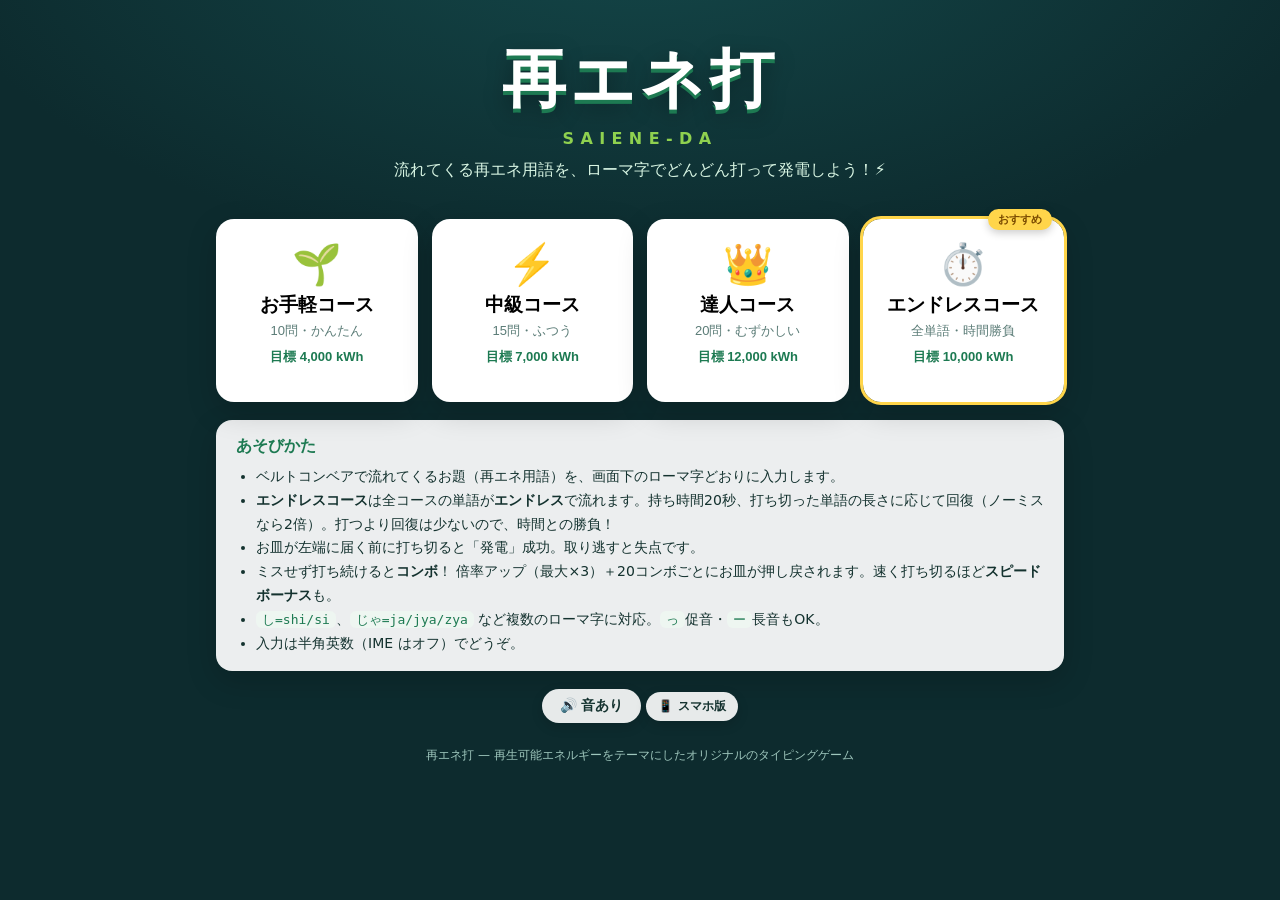
<file: index.html>
<!DOCTYPE html>
<html lang="ja">
<head>
  <meta charset="UTF-8" />
  <script>
    // スマホ端末は自動でスマホ版(mobile.html)へ振り分ける。
    // ?pc=1 を付けて開く／一度PC版を選ぶと、それ以降は振り分けない。
    (function () {
      try {
        var p = new URLSearchParams(location.search);
        if (p.get("pc") === "1") { sessionStorage.setItem("saiene-prefer", "pc"); return; }
        if (sessionStorage.getItem("saiene-prefer") === "pc") return;
        var ua = navigator.userAgent || "";
        var coarse = window.matchMedia && window.matchMedia("(pointer: coarse)").matches;
        var smallSide = Math.min(window.innerWidth, window.innerHeight) <= 820;
        var phone = /Android|iPhone|iPod|Windows Phone|Mobile/i.test(ua) || (coarse && smallSide);
        if (phone) location.replace("mobile.html");
      } catch (e) {}
    })();
  </script>
  <meta name="viewport" content="width=device-width, initial-scale=1.0" />
  <title>再エネ打 — 再生可能エネルギー タイピングゲーム</title>
  <link rel="icon" href="favicon.ico" sizes="32x32" />
  <link rel="icon" type="image/svg+xml" href="favicon.svg" />
  <link rel="apple-touch-icon" href="apple-touch-icon.png" />
  <link rel="stylesheet" href="css/style.css" />
</head>
<body>
  <div id="app">

    <!-- ===== スタート画面 ===== -->
    <section id="screen-start" class="screen active">
      <div class="hero">
        <h1 class="title">再エネ打<span class="title-en">SAIENE&#8209;DA</span></h1>
        <p class="tagline">流れてくる再エネ用語を、ローマ字でどんどん打って発電しよう！⚡</p>
      </div>

      <div class="courses">
        <button class="course-card" data-course="easy">
          <span class="course-emoji">🌱</span>
          <span class="course-name">お手軽コース</span>
          <span class="course-desc">10問・かんたん</span>
          <span class="course-target">目標 4,000 kWh</span>
          <span class="course-best" data-best="easy"></span>
        </button>
        <button class="course-card" data-course="normal">
          <span class="course-emoji">⚡</span>
          <span class="course-name">中級コース</span>
          <span class="course-desc">15問・ふつう</span>
          <span class="course-target">目標 7,000 kWh</span>
          <span class="course-best" data-best="normal"></span>
        </button>
        <button class="course-card" data-course="hard">
          <span class="course-emoji">👑</span>
          <span class="course-name">達人コース</span>
          <span class="course-desc">20問・むずかしい</span>
          <span class="course-target">目標 12,000 kWh</span>
          <span class="course-best" data-best="hard"></span>
        </button>
        <button class="course-card recommend" data-course="business">
          <span class="badge">おすすめ</span>
          <span class="course-emoji">⏱️</span>
          <span class="course-name">エンドレスコース</span>
          <span class="course-desc">全単語・時間勝負</span>
          <span class="course-target">目標 10,000 kWh</span>
          <span class="course-best" data-best="business"></span>
        </button>
      </div>

      <div class="howto">
        <h2>あそびかた</h2>
        <ul>
          <li>ベルトコンベアで流れてくるお題（再エネ用語）を、画面下のローマ字どおりに入力します。</li>
          <li><b>エンドレスコース</b>は全コースの単語が<b>エンドレス</b>で流れます。持ち時間20秒、打ち切った単語の長さに応じて回復（ノーミスなら2倍）。打つより回復は少ないので、時間との勝負！</li>
          <li>お皿が左端に届く前に打ち切ると「発電」成功。取り逃すと失点です。</li>
          <li>ミスせず打ち続けると<b>コンボ</b>！ 倍率アップ（最大×3）＋20コンボごとにお皿が押し戻されます。速く打ち切るほど<b>スピードボーナス</b>も。</li>
          <li><code>し=shi/si</code>、<code>じゃ=ja/jya/zya</code> など複数のローマ字に対応。<code>っ</code>促音・<code>ー</code>長音もOK。</li>
          <li>入力は半角英数（IME はオフ）でどうぞ。</li>
        </ul>
      </div>

      <div class="start-foot">
        <button id="sound-toggle" class="ghost-btn" aria-pressed="true">🔊 音あり</button>
        <a class="ghost-btn small" href="mobile.html" style="text-decoration:none; display:inline-block;">📱 スマホ版</a>
      </div>
    </section>

    <!-- ===== ゲーム画面 ===== -->
    <section id="screen-game" class="screen">
      <header class="hud">
        <div class="hud-item"><span class="hud-label">コース</span><span id="hud-course" class="hud-val">-</span></div>
        <div class="hud-item"><span class="hud-label">お題</span><span class="hud-val"><b id="hud-index">0</b> / <span id="hud-total">0</span></span></div>
        <div class="hud-item" id="hud-time-box" hidden><span class="hud-label">残り時間</span><span class="hud-val"><b id="hud-time">60.0</b> 秒</span></div>
        <div class="hud-item"><span class="hud-label">発電量</span><span class="hud-val"><b id="hud-power">0</b> kWh</span></div>
        <div class="hud-item"><span class="hud-label">正打</span><span id="hud-correct" class="hud-val">0</span></div>
        <div class="hud-item"><span class="hud-label">ミス</span><span id="hud-miss" class="hud-val">0</span></div>
        <button id="quit" class="ghost-btn small">やめる</button>
      </header>

      <div class="stage">
        <div id="countdown" class="countdown"></div>

        <div class="conveyor">
          <div class="sky"></div>
          <div id="combo" class="combo"><b id="combo-n">0</b><span class="combo-label">COMBO</span><span id="combo-x" class="combo-x"></span></div>
          <div id="gain-pop" class="gain-pop"></div>
          <div id="time-gain" class="time-gain"></div>
          <div id="plate" class="plate">
            <span id="plate-icon" class="plate-icon">☀️</span>
            <span id="plate-label" class="plate-label"></span>
          </div>
          <div class="belt">
            <div class="belt-stripes"></div>
            <div class="goal">🏭</div>
          </div>
        </div>
      </div>

      <div class="typing">
        <div id="sparks" class="sparks"></div>
        <div id="reading" class="reading"></div>
        <div id="guide" class="guide"></div>
        <div class="timebar"><div id="timebar-fill" class="timebar-fill"></div></div>
        <div id="time-ext" class="time-ext">⏱ コンボボーナス！ +1.2秒 延長</div>
      </div>
    </section>

    <!-- ===== リザルト画面 ===== -->
    <section id="screen-result" class="screen">
      <h2 class="result-title">結果発表 ⚡</h2>

      <div id="r-record" class="record-banner">🎉 ハイスコア更新！ 🎉</div>

      <div class="rank-box">
        <div id="r-rank-icon" class="rank-icon">🏆</div>
        <div class="rank-text">
          <div id="r-rank-title" class="rank-title">-</div>
          <div id="r-rank-msg" class="rank-msg">-</div>
        </div>
      </div>

      <div class="power-box">
        <div class="power-main"><span class="power-label">発電量</span><span id="r-power" class="power-val">0 kWh</span></div>
        <div class="power-sub">目標 <span id="r-target">0 kWh</span></div>
        <div id="r-balance" class="balance">-</div>
        <div class="power-co2">削減した CO₂ ：<span id="r-co2">0 t-CO₂</span></div>
      </div>

      <div class="result-grid">
        <div class="cell"><span class="cell-label">クリア問題</span><span id="r-done" class="cell-val">0</span></div>
        <div class="cell"><span class="cell-label">取り逃し</span><span id="r-missed" class="cell-val">0</span></div>
        <div class="cell"><span class="cell-label">正しく打ったキー</span><span id="r-correct" class="cell-val">0</span></div>
        <div class="cell"><span class="cell-label">ミスタイプ</span><span id="r-misskey" class="cell-val">0</span></div>
        <div class="cell"><span class="cell-label">正確率</span><span id="r-acc" class="cell-val">0%</span></div>
        <div class="cell"><span class="cell-label">平均速度</span><span id="r-kps" class="cell-val">0</span></div>
        <div class="cell"><span class="cell-label">最大コンボ</span><span id="r-maxcombo" class="cell-val">0</span></div>
        <div class="cell"><span class="cell-label">タイム</span><span id="r-time" class="cell-val">0秒</span></div>
      </div>

      <div class="ranking-box">
        <h3 class="ranking-title">🏆 このコースのベスト5（この端末）</h3>
        <div id="r-ranking"></div>
      </div>

      <div class="result-actions">
        <button id="again" class="primary-btn">もう一度（同じコース）</button>
        <button id="to-menu" class="ghost-btn">コース選択へ</button>
      </div>
    </section>

  </div>

  <footer class="site-foot">
    再エネ打 — 再生可能エネルギーをテーマにしたオリジナルのタイピングゲーム
  </footer>

  <script src="js/audio.js"></script>
  <script src="js/romaji.js"></script>
  <script src="js/words.js"></script>
  <script src="js/game.js"></script>
</body>
</html>
</file>
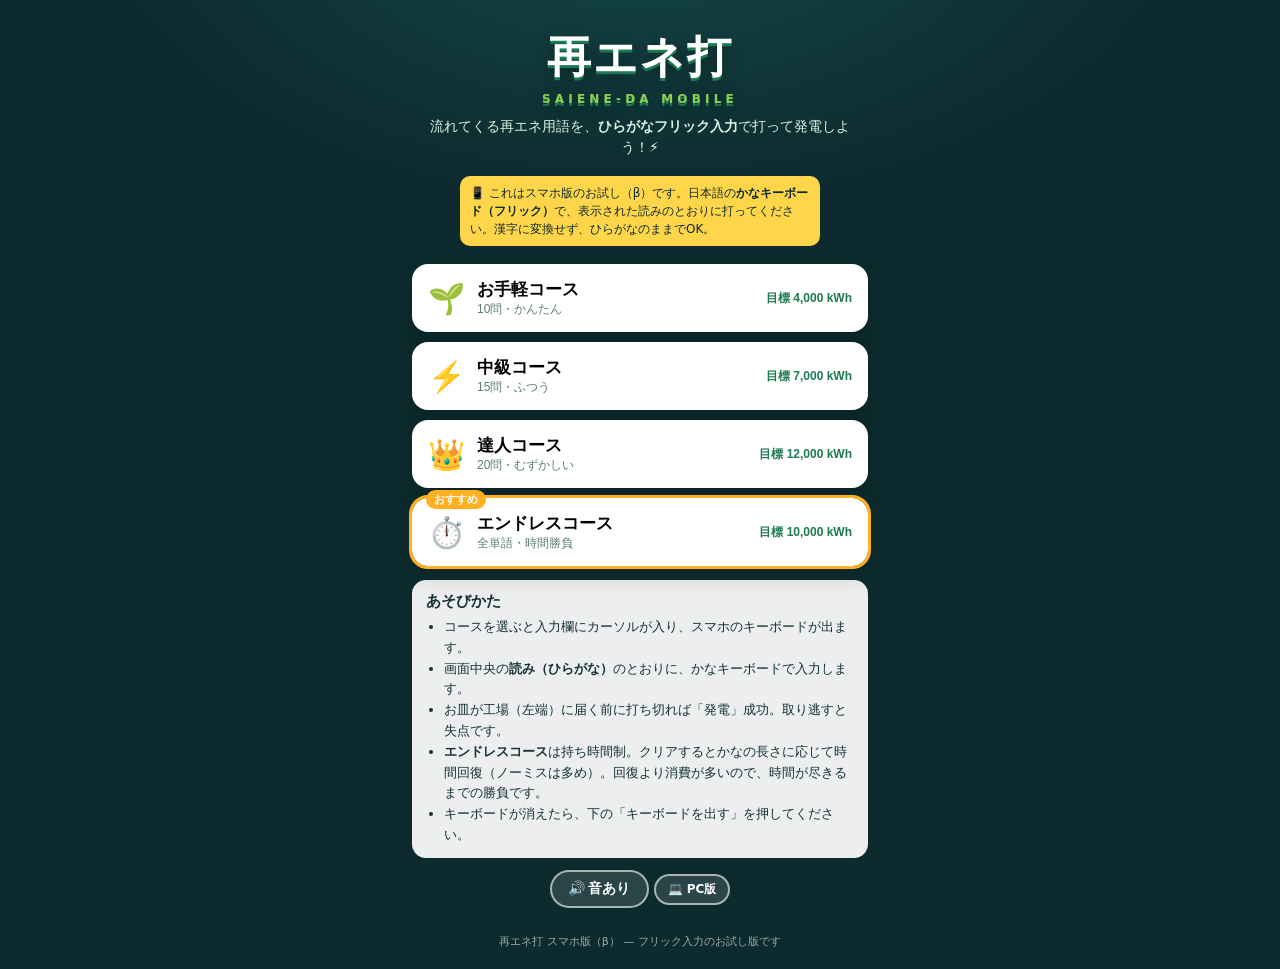
<file: mobile.html>
<!DOCTYPE html>
<html lang="ja">
<head>
  <meta charset="UTF-8" />
  <meta name="viewport" content="width=device-width, initial-scale=1.0, maximum-scale=1.0, user-scalable=no, viewport-fit=cover" />
  <title>再エネ打 スマホ版（β） — フリック入力</title>
  <link rel="stylesheet" href="css/mobile.css" />
</head>
<body>
  <div id="app">

    <!-- ===== スタート ===== -->
    <section id="screen-start" class="screen active">
      <div class="hero">
        <h1 class="title">再エネ打<span class="title-en">SAIENE&#8209;DA&nbsp;MOBILE</span></h1>
        <p class="tagline">流れてくる再エネ用語を、<b>ひらがなフリック入力</b>で打って発電しよう！⚡</p>
      </div>

      <p class="beta-note">
        📱 これはスマホ版のお試し（β）です。日本語の<b>かなキーボード（フリック）</b>で、表示された読みのとおりに打ってください。漢字に変換せず、ひらがなのままでOK。
      </p>

      <div class="courses">
        <button class="course-card" data-course="easy">
          <span class="course-emoji">🌱</span>
          <span class="course-body">
            <span class="course-name">お手軽コース</span>
            <span class="course-desc">10問・かんたん</span>
          </span>
          <span class="course-target">目標 4,000 kWh</span>
        </button>
        <button class="course-card" data-course="normal">
          <span class="course-emoji">⚡</span>
          <span class="course-body">
            <span class="course-name">中級コース</span>
            <span class="course-desc">15問・ふつう</span>
          </span>
          <span class="course-target">目標 7,000 kWh</span>
        </button>
        <button class="course-card" data-course="hard">
          <span class="course-emoji">👑</span>
          <span class="course-body">
            <span class="course-name">達人コース</span>
            <span class="course-desc">20問・むずかしい</span>
          </span>
          <span class="course-target">目標 12,000 kWh</span>
        </button>
        <button class="course-card recommend" data-course="business">
          <span class="badge">おすすめ</span>
          <span class="course-emoji">⏱️</span>
          <span class="course-body">
            <span class="course-name">エンドレスコース</span>
            <span class="course-desc">全単語・時間勝負</span>
          </span>
          <span class="course-target">目標 10,000 kWh</span>
        </button>
      </div>

      <div class="howto">
        <h2>あそびかた</h2>
        <ul>
          <li>コースを選ぶと入力欄にカーソルが入り、スマホのキーボードが出ます。</li>
          <li>画面中央の<b>読み（ひらがな）</b>のとおりに、かなキーボードで入力します。</li>
          <li>お皿が工場（左端）に届く前に打ち切れば「発電」成功。取り逃すと失点です。</li>
          <li><b>エンドレスコース</b>は持ち時間制。クリアするとかなの長さに応じて時間回復（ノーミスは多め）。回復より消費が多いので、時間が尽きるまでの勝負です。</li>
          <li>キーボードが消えたら、下の「キーボードを出す」を押してください。</li>
        </ul>
      </div>

      <div class="start-foot">
        <button id="sound-toggle" class="ghost-btn" aria-pressed="true">🔊 音あり</button>
        <a class="ghost-btn small" href="index.html?pc=1" style="text-decoration:none; display:inline-block;">💻 PC版</a>
      </div>
    </section>

    <!-- ===== ゲーム ===== -->
    <section id="screen-game" class="screen">
      <header class="hud">
        <div class="hud-item"><span class="hud-label">コース</span><span id="hud-course" class="hud-val">-</span></div>
        <div class="hud-item"><span class="hud-label">お題</span><span class="hud-val"><b id="hud-index">0</b>/<span id="hud-total">0</span></span></div>
        <div class="hud-item" id="hud-time-box" hidden><span class="hud-label">のこり</span><span class="hud-val"><b id="hud-time">0</b>秒</span></div>
        <div class="hud-item"><span class="hud-label">発電量</span><span class="hud-val"><b id="hud-power">0</b></span></div>
        <div class="hud-item"><span class="hud-label">クリア</span><span id="hud-done" class="hud-val">0</span></div>
        <div class="hud-item"><span class="hud-label">取逃</span><span id="hud-miss" class="hud-val">0</span></div>
        <button id="quit" class="ghost-btn small">やめる</button>
      </header>

      <div class="stage" id="tap-to-type">
        <div class="conveyor">
          <div id="countdown" class="countdown"></div>
          <div id="gain-pop" class="gain-pop"></div>
          <div id="time-gain" class="time-gain"></div>
          <div id="plate" class="plate">
            <span id="plate-icon" class="plate-icon">☀️</span>
            <span id="plate-label" class="plate-label"></span>
          </div>
          <div class="belt">
            <div class="belt-stripes"></div>
            <div class="goal">🏭</div>
          </div>
        </div>
      </div>

      <div class="typing">
        <div id="reading" class="reading"></div>
        <div class="timebar"><div id="timebar-fill" class="timebar-fill"></div></div>
      </div>

      <div class="input-area">
        <!-- iOS対策：入力欄を2つ重ね、1単語ごとにフォーカスを片方へ移して自動クリアする -->
        <div class="input-stack">
          <input
            id="kana-input"
            class="kana-input active"
            type="text"
            lang="ja"
            inputmode="text"
            autocomplete="off"
            autocorrect="off"
            autocapitalize="off"
            spellcheck="false"
            placeholder="ここに かな入力"
            aria-label="かな入力欄"
          />
          <input
            id="kana-input2"
            class="kana-input"
            type="text"
            lang="ja"
            inputmode="text"
            autocomplete="off"
            autocorrect="off"
            autocapitalize="off"
            spellcheck="false"
            tabindex="-1"
            aria-hidden="true"
          />
        </div>
        <p class="input-hint">日本語の<b>かなキーボード</b>で、上の読みどおりに入力。<b>漢字変換は不要</b>です。</p>
        <div id="debug-raw" class="debug-raw"></div>
        <div class="focus-btn-wrap">
          <button id="focus-btn" class="ghost-btn small">⌨️ キーボードを出す</button>
        </div>
      </div>
    </section>

    <!-- ===== リザルト ===== -->
    <section id="screen-result" class="screen">
      <h2 class="result-title">結果発表 ⚡</h2>

      <div class="rank-box">
        <div id="r-rank-icon" class="rank-icon">🏆</div>
        <div class="rank-text">
          <div id="r-rank-title" class="rank-title">-</div>
          <div id="r-rank-msg" class="rank-msg">-</div>
        </div>
      </div>

      <div class="power-box">
        <div class="power-main"><span class="power-label">発電量</span><span id="r-power" class="power-val">0 kWh</span></div>
        <div class="power-sub">目標 <span id="r-target">0 kWh</span></div>
        <div id="r-balance" class="balance">-</div>
        <div class="power-co2">削減した CO₂ ：<span id="r-co2">0 t-CO₂</span></div>
      </div>

      <div class="result-grid">
        <div class="cell"><span class="cell-label">クリア問題</span><span id="r-done" class="cell-val">0</span></div>
        <div class="cell"><span class="cell-label">取り逃し</span><span id="r-missed" class="cell-val">0</span></div>
        <div class="cell"><span class="cell-label">正しく打った文字</span><span id="r-correct" class="cell-val">0</span></div>
        <div class="cell"><span class="cell-label">ミス入力</span><span id="r-misskey" class="cell-val">0</span></div>
        <div class="cell"><span class="cell-label">正確率</span><span id="r-acc" class="cell-val">0%</span></div>
        <div class="cell"><span class="cell-label">平均速度</span><span id="r-kps" class="cell-val">0</span></div>
        <div class="cell"><span class="cell-label">タイム</span><span id="r-time" class="cell-val">0秒</span></div>
      </div>

      <div class="result-actions">
        <button id="again" class="primary-btn">もう一度（同じコース）</button>
        <button id="to-menu" class="ghost-btn">コース選択へ</button>
      </div>
    </section>

  </div>

  <footer class="site-foot">
    再エネ打 スマホ版（β） — フリック入力のお試し版です
  </footer>

  <script src="js/audio.js"></script>
  <script src="js/words.js"></script>
  <script src="js/mobile.js"></script>
</body>
</html>
</file>
<file: css/style.css>
/* ===== 再エネ打 スタイル ===== */
:root {
  --bg: #0d2b2e;
  --sky-top: #7fd4e6;
  --sky-bottom: #d8f5e3;
  --green: #2f9e6e;
  --green-dark: #1d7a52;
  --leaf: #8fd14f;
  --sun: #ffd54a;
  --accent: #ffb020;
  --ink: #14322f;
  --muted: #5b7c77;
  --done: #b7c4c2;
  --todo: #14322f;
  --miss: #e2453c;
  --plus: #2f9e6e;
  --card: #ffffff;
  --shadow: 0 10px 30px rgba(0, 0, 0, 0.18);
}

* { box-sizing: border-box; }

html, body {
  margin: 0;
  padding: 0;
  font-family: "Hiragino Kaku Gothic ProN", "Yu Gothic", "Meiryo", system-ui, sans-serif;
  color: var(--ink);
  background:
    radial-gradient(1200px 600px at 50% -10%, #14484a 0%, var(--bg) 60%);
  min-height: 100vh;
}

#app {
  max-width: 880px;
  margin: 0 auto;
  padding: 18px 16px 8px;
}

.screen { display: none; animation: fade 0.25s ease; }
.screen.active { display: block; }
@keyframes fade { from { opacity: 0; transform: translateY(6px); } to { opacity: 1; transform: none; } }

/* ===== スタート画面 ===== */
.hero { text-align: center; padding: 18px 0 8px; }
.title {
  font-size: 64px;
  margin: 0;
  color: #fff;
  letter-spacing: 0.06em;
  text-shadow: 0 4px 0 var(--green-dark), 0 8px 22px rgba(0, 0, 0, 0.35);
}
.title-en {
  display: block;
  font-size: 16px;
  letter-spacing: 0.4em;
  color: var(--leaf);
  margin-top: 6px;
  text-shadow: none;
}
.tagline { color: #d8f5e3; margin: 12px 0 4px; font-size: 16px; }

.courses {
  display: grid;
  grid-template-columns: repeat(auto-fit, minmax(160px, 1fr));
  gap: 14px;
  margin: 26px 0 18px;
}
.course-card {
  position: relative;
  display: flex;
  flex-direction: column;
  align-items: center;
  gap: 4px;
  padding: 22px 12px 18px;
  border: none;
  border-radius: 18px;
  background: var(--card);
  box-shadow: var(--shadow);
  cursor: pointer;
  transition: transform 0.12s ease, box-shadow 0.12s ease;
}
.course-card:hover { transform: translateY(-4px); box-shadow: 0 16px 38px rgba(0,0,0,0.26); }
.course-card:active { transform: translateY(-1px); }
.course-card.recommend { outline: 3px solid var(--sun); }
.course-emoji { font-size: 40px; }
.course-name { font-weight: 800; font-size: 19px; }
.course-desc { color: var(--muted); font-size: 13px; }
.course-target { color: var(--green-dark); font-weight: 700; font-size: 13px; margin-top: 4px; }
.badge {
  position: absolute;
  top: -10px; right: 12px;
  background: var(--sun);
  color: #7a4a00;
  font-size: 11px; font-weight: 800;
  padding: 3px 10px; border-radius: 999px;
  box-shadow: 0 3px 8px rgba(0,0,0,0.2);
}

.howto {
  background: rgba(255,255,255,0.92);
  border-radius: 16px;
  padding: 16px 20px;
  box-shadow: var(--shadow);
}
.howto h2 { margin: 0 0 8px; font-size: 16px; color: var(--green-dark); }
.howto ul { margin: 0; padding-left: 20px; line-height: 1.7; font-size: 14px; }
.howto code {
  background: #eef6f1; color: var(--green-dark);
  padding: 1px 6px; border-radius: 6px; font-size: 13px;
}

.start-foot { text-align: center; margin: 18px 0 6px; }

/* ===== ボタン ===== */
.ghost-btn {
  background: rgba(255,255,255,0.9);
  border: none; border-radius: 999px;
  padding: 8px 18px; font-size: 14px; font-weight: 700;
  color: var(--ink); cursor: pointer;
  box-shadow: 0 4px 12px rgba(0,0,0,0.15);
}
.ghost-btn.small { padding: 6px 12px; font-size: 12px; }
.ghost-btn:hover { background: #fff; }
.primary-btn {
  background: linear-gradient(180deg, var(--green) 0%, var(--green-dark) 100%);
  color: #fff; border: none; border-radius: 999px;
  padding: 12px 26px; font-size: 16px; font-weight: 800; cursor: pointer;
  box-shadow: 0 8px 20px rgba(29,122,82,0.45);
}
.primary-btn:hover { filter: brightness(1.06); }

/* ===== ゲーム画面 ===== */
.hud {
  display: flex; align-items: center; gap: 14px; flex-wrap: wrap;
  background: rgba(255,255,255,0.92);
  border-radius: 14px; padding: 10px 16px;
  box-shadow: var(--shadow);
}
.hud-item { display: flex; flex-direction: column; line-height: 1.1; }
.hud-item[hidden] { display: none; }
.hud-label { font-size: 11px; color: var(--muted); }
.hud-val { font-size: 16px; font-weight: 800; }
.hud-val b { font-size: 18px; color: var(--green-dark); }
.hud #quit { margin-left: auto; }

.stage { position: relative; margin: 16px 0; }

.countdown {
  position: absolute; inset: 0;
  display: none; align-items: center; justify-content: center;
  font-size: 88px; font-weight: 900; color: #fff;
  text-shadow: 0 6px 0 var(--green-dark), 0 10px 30px rgba(0,0,0,0.4);
  z-index: 10; pointer-events: none;
}
.countdown.show { display: flex; }
.countdown.pop { animation: cd 0.6s ease; }
@keyframes cd { 0% { transform: scale(0.4); opacity: 0; } 40% { transform: scale(1.15); opacity: 1; } 100% { transform: scale(1); opacity: 1; } }

.conveyor {
  position: relative;
  height: 230px;
  border-radius: 18px;
  overflow: hidden;
  box-shadow: var(--shadow);
}
.sky {
  position: absolute; inset: 0;
  background: linear-gradient(180deg, var(--sky-top) 0%, var(--sky-bottom) 78%);
}
.sky::before {
  content: "☁️  ☁️       ☁️";
  position: absolute; top: 16px; left: 0; right: 0;
  text-align: center; font-size: 26px; opacity: 0.85;
  animation: drift 14s linear infinite;
}
@keyframes drift { from { transform: translateX(-30px); } to { transform: translateX(30px); } }

.belt {
  position: absolute; left: 0; right: 0; bottom: 0;
  height: 64px;
  background: linear-gradient(180deg, #44525a 0%, #2c363c 100%);
  border-top: 5px solid #1c252a;
}
.belt-stripes {
  position: absolute; inset: 0;
  background-image: repeating-linear-gradient(
    90deg, transparent 0 28px, rgba(255,255,255,0.10) 28px 56px
  );
  animation: roll 0.8s linear infinite;
}
@keyframes roll { from { background-position: 0 0; } to { background-position: -56px 0; } }
.goal {
  position: absolute; left: 8px; bottom: 64px;
  font-size: 44px;
  filter: drop-shadow(0 3px 4px rgba(0,0,0,0.3));
}

.plate {
  position: absolute;
  left: 88%; bottom: 52px;
  transform: translateX(-50%);
  display: flex; flex-direction: column; align-items: center;
  min-width: 96px; padding: 8px 14px 26px;
  z-index: 4;
  transition: transform 0.15s ease, opacity 0.15s ease;
}
.plate::after {
  content: "";
  position: absolute; bottom: 6px; left: 50%; transform: translateX(-50%);
  width: 104px; height: 22px;
  background: radial-gradient(closest-side, #fff 0%, #e3eef0 70%, #c4d3d5 100%);
  border-radius: 50%;
  box-shadow: 0 6px 10px rgba(0,0,0,0.25);
  z-index: -1;
}
.plate-icon { font-size: 46px; line-height: 1; filter: drop-shadow(0 3px 3px rgba(0,0,0,0.25)); }
.plate-label {
  margin-top: 4px;
  background: var(--ink); color: #fff;
  font-weight: 800; font-size: 15px;
  padding: 3px 10px; border-radius: 999px;
  white-space: nowrap;
}
.plate.eaten { transform: translateX(-50%) scale(1.5); opacity: 0; }
.plate.dropped { animation: drop 0.3s ease forwards; }
@keyframes drop { to { transform: translate(-50%, 50px); opacity: 0; } }

.gain-pop {
  position: absolute; bottom: 120px; left: 80%;
  transform: translateX(-50%);
  font-weight: 900; font-size: 22px; color: var(--green-dark);
  text-shadow: 0 2px 0 #fff; opacity: 0; pointer-events: none; z-index: 6;
}
.gain-pop.show { animation: floatup 0.8s ease forwards; }
@keyframes floatup {
  0% { opacity: 0; transform: translate(-50%, 10px); }
  20% { opacity: 1; }
  100% { opacity: 0; transform: translate(-50%, -40px); }
}

/* エンドレスの時間回復ポップ（kWh ポップの少し上に出す） */
.time-gain {
  position: absolute; bottom: 156px; left: 80%;
  transform: translateX(-50%);
  font-weight: 900; font-size: 18px; color: #b8860b;
  text-shadow: 0 2px 0 #fff; opacity: 0; pointer-events: none; z-index: 6;
}
.time-gain.show { animation: floatup 0.9s ease forwards; }

/* ===== 入力エリア ===== */
.typing { text-align: center; margin-top: 6px; }
.reading {
  font-size: 38px; font-weight: 800; color: #fff;
  letter-spacing: 0.05em; min-height: 50px;
  text-shadow: 0 3px 12px rgba(0,0,0,0.35);
}
.guide {
  font-family: "SFMono-Regular", "Consolas", "Menlo", monospace;
  font-size: 30px; letter-spacing: 0.04em; min-height: 42px;
  background: rgba(255,255,255,0.95);
  display: inline-block;
  padding: 6px 22px; border-radius: 12px; margin-top: 8px;
  box-shadow: var(--shadow);
}
.guide .done { color: var(--done); }
.guide .todo { color: var(--todo); font-weight: 700; }
.guide.miss { animation: shake 0.25s ease; background: #ffe3e1; }
@keyframes shake {
  0%,100% { transform: translateX(0); }
  25% { transform: translateX(-6px); }
  75% { transform: translateX(6px); }
}

.timebar {
  width: 70%; max-width: 520px; height: 12px;
  margin: 16px auto 0;
  background: rgba(255,255,255,0.35);
  border-radius: 999px; overflow: hidden;
}
.timebar-fill {
  height: 100%; width: 100%;
  background: linear-gradient(90deg, var(--leaf), var(--green));
  border-radius: 999px;
  transition: width 0.06s linear;
}
.timebar-fill.danger { background: linear-gradient(90deg, #ffb020, var(--miss)); }

/* ===== リザルト ===== */
.result-title { text-align: center; color: #fff; font-size: 30px; margin: 10px 0 18px; }
.rank-box {
  display: flex; align-items: center; gap: 18px;
  background: rgba(255,255,255,0.95); border-radius: 18px;
  padding: 18px 24px; box-shadow: var(--shadow);
}
.rank-icon { font-size: 58px; }
.rank-title { font-size: 26px; font-weight: 900; color: var(--green-dark); }
.rank-msg { color: var(--muted); margin-top: 4px; }

.power-box {
  margin-top: 16px; background: rgba(255,255,255,0.95);
  border-radius: 18px; padding: 18px 24px; box-shadow: var(--shadow); text-align: center;
}
.power-main { display: flex; align-items: baseline; justify-content: center; gap: 12px; }
.power-label { font-size: 15px; color: var(--muted); }
.power-val { font-size: 40px; font-weight: 900; color: var(--green-dark); }
.power-sub { color: var(--muted); margin-top: 2px; }
.balance { font-size: 22px; font-weight: 900; margin: 10px 0 4px; }
.balance.plus { color: var(--plus); }
.balance.minus { color: var(--miss); }
.power-co2 { font-size: 14px; color: var(--muted); }

.result-grid {
  margin-top: 16px;
  display: grid; grid-template-columns: repeat(4, 1fr); gap: 10px;
}
.cell {
  background: rgba(255,255,255,0.95); border-radius: 12px;
  padding: 12px 10px; text-align: center; box-shadow: var(--shadow);
  display: flex; flex-direction: column; gap: 4px;
}
.cell-label { font-size: 12px; color: var(--muted); }
.cell-val { font-size: 20px; font-weight: 800; }

.result-actions { display: flex; gap: 12px; justify-content: center; margin: 22px 0 8px; flex-wrap: wrap; }

/* ===== コンボ表示 ===== */
.combo {
  position: absolute; top: 12px; right: 18px;
  display: none; align-items: baseline; gap: 6px;
  font-weight: 900; color: #fff; z-index: 6;
  text-shadow: 0 3px 0 rgba(0,0,0,0.25), 0 6px 16px rgba(0,0,0,0.3);
  pointer-events: none;
}
.combo.show { display: flex; }
.combo b { font-size: 44px; line-height: 1; }
.combo-label { font-size: 13px; letter-spacing: 0.12em; }
.combo-x { font-size: 20px; color: var(--sun); }
.combo.t2 b { color: var(--sun); }
.combo.t3 b { color: #ff8a3d; }
.combo.pop b { animation: combopop 0.18s ease; }
@keyframes combopop { 0% { transform: scale(1.3); } 100% { transform: scale(1); } }

/* ===== フィーバー ===== */
#screen-game.fever .sky { filter: saturate(1.6) brightness(1.07) hue-rotate(-14deg); }
#screen-game.fever .conveyor {
  box-shadow: 0 0 0 3px var(--sun), 0 0 36px rgba(255, 213, 74, 0.55), var(--shadow);
}
#screen-game.fever .combo-label::after { content: " FEVER!"; color: var(--sun); }

/* ===== 打鍵スパーク ===== */
.sparks { position: relative; height: 0; }
.spark {
  position: absolute; bottom: -10px;
  font-size: 18px; color: var(--sun);
  pointer-events: none;
  animation: sparkup 0.55s ease-out forwards;
}
@keyframes sparkup {
  0% { opacity: 1; transform: translateY(6px) scale(0.8) rotate(-8deg); }
  100% { opacity: 0; transform: translateY(-46px) scale(1.25) rotate(10deg); }
}

/* ===== 時間延長ポップ ===== */
.time-ext {
  height: 20px; margin-top: 6px;
  font-weight: 800; font-size: 14px; color: var(--sun);
  text-shadow: 0 2px 6px rgba(0,0,0,0.45);
  opacity: 0;
}
.time-ext.show { animation: extflash 1.1s ease; }
@keyframes extflash {
  0% { opacity: 0; transform: translateY(4px); }
  15% { opacity: 1; transform: none; }
  70% { opacity: 1; }
  100% { opacity: 0; }
}

/* ===== ハイスコア・ランキング ===== */
.record-banner {
  display: none; text-align: center;
  background: linear-gradient(90deg, var(--sun), #ffe9a0, var(--sun));
  color: #7a4a00; font-weight: 900; font-size: 18px;
  border-radius: 999px; padding: 8px 22px; margin: 0 auto 14px; width: fit-content;
  box-shadow: 0 6px 18px rgba(255, 213, 74, 0.45);
}
.record-banner.show { display: block; animation: bouncein 0.5s ease; }
@keyframes bouncein {
  0% { transform: scale(0.6); opacity: 0; }
  60% { transform: scale(1.08); }
  100% { transform: scale(1); opacity: 1; }
}

.ranking-box {
  margin-top: 16px;
  background: rgba(255,255,255,0.95); border-radius: 18px;
  padding: 14px 20px 16px; box-shadow: var(--shadow);
}
.ranking-title { margin: 0 0 8px; font-size: 15px; color: var(--green-dark); }
.rank-row {
  display: flex; align-items: baseline; gap: 10px;
  padding: 5px 6px; border-bottom: 1px dashed #e3ece9; font-size: 14px;
}
.rank-row:last-child { border-bottom: none; }
.rank-row.new { background: #fff7df; border-radius: 8px; }
.rank-medal { width: 26px; text-align: center; }
.rank-power { font-weight: 800; min-width: 110px; }
.rank-meta { color: var(--muted); font-size: 12px; }
.rank-new-badge {
  margin-left: auto;
  background: var(--accent); color: #fff;
  font-size: 10px; font-weight: 800;
  padding: 2px 8px; border-radius: 999px;
}

.course-best { font-size: 11px; color: var(--accent); font-weight: 700; min-height: 14px; }

.site-foot { text-align: center; color: #9fc7bd; font-size: 12px; padding: 10px 0 22px; }

/* ===== レスポンシブ ===== */
@media (max-width: 640px) {
  .title { font-size: 46px; }
  .courses { grid-template-columns: 1fr; }
  .result-grid { grid-template-columns: repeat(2, 1fr); }
  .reading { font-size: 28px; }
  .guide { font-size: 22px; }
  .conveyor { height: 200px; }
  .combo b { font-size: 32px; }
}
</file>
<file: css/mobile.css>
/* ===== 再エネ打 スマホ版（フリック入力プロトタイプ） ===== */
:root {
  --bg: #0d2b2e;
  --sky-top: #7fd4e6;
  --sky-bottom: #d8f5e3;
  --green: #2f9e6e;
  --green-dark: #1d7a52;
  --leaf: #8fd14f;
  --sun: #ffd54a;
  --accent: #ffb020;
  --ink: #14322f;
  --muted: #5b7c77;
  --done: #b7c4c2;
  --todo: #14322f;
  --miss: #e2453c;
  --plus: #2f9e6e;
  --card: #ffffff;
  --shadow: 0 8px 24px rgba(0, 0, 0, 0.18);
}

* { box-sizing: border-box; -webkit-tap-highlight-color: transparent; }

html, body {
  margin: 0;
  padding: 0;
  font-family: "Hiragino Kaku Gothic ProN", "Yu Gothic", "Meiryo", system-ui, sans-serif;
  color: var(--ink);
  background: radial-gradient(900px 500px at 50% -10%, #14484a 0%, var(--bg) 60%);
  min-height: 100vh;
  -webkit-text-size-adjust: 100%;
}

#app {
  max-width: 480px;
  margin: 0 auto;
  padding: 12px 12px 8px;
}

.screen { display: none; }
.screen.active { display: block; animation: fade 0.2s ease; }
@keyframes fade { from { opacity: 0; transform: translateY(5px); } to { opacity: 1; transform: none; } }

/* ===== スタート ===== */
.hero { text-align: center; padding: 16px 0 6px; }
.title {
  font-size: 44px; margin: 0; color: #fff; letter-spacing: 0.05em;
  text-shadow: 0 3px 0 var(--green-dark), 0 6px 16px rgba(0, 0, 0, 0.35);
}
.title-en { display: block; font-size: 12px; letter-spacing: 0.35em; color: var(--leaf); margin-top: 5px; }
.tagline { color: #d8f5e3; margin: 10px 6px 4px; font-size: 14px; line-height: 1.5; }
.beta-note {
  margin: 8px auto; max-width: 360px; font-size: 12px; color: #0d2b2e;
  background: var(--sun); border-radius: 10px; padding: 8px 10px; line-height: 1.5;
}

.courses { display: flex; flex-direction: column; gap: 10px; margin: 18px 0 14px; }
.course-card {
  position: relative; display: flex; align-items: center; gap: 12px;
  padding: 14px 16px; border: none; border-radius: 16px; background: var(--card);
  box-shadow: var(--shadow); cursor: pointer; text-align: left; width: 100%;
}
.course-card:active { transform: scale(0.99); }
.course-card.recommend { outline: 3px solid var(--accent); }
.course-emoji { font-size: 30px; }
.course-body { display: flex; flex-direction: column; }
.course-name { font-weight: 800; font-size: 17px; }
.course-desc { font-size: 12px; color: var(--muted); }
.course-target { margin-left: auto; font-size: 12px; font-weight: 700; color: var(--green-dark); white-space: nowrap; }
.badge {
  position: absolute; top: -8px; left: 14px; background: var(--accent); color: #fff;
  font-size: 11px; font-weight: 800; padding: 2px 8px; border-radius: 999px;
}

.howto { background: rgba(255,255,255,0.92); border-radius: 14px; padding: 12px 14px; margin: 6px 0; }
.howto h2 { font-size: 15px; margin: 0 0 6px; }
.howto ul { margin: 0; padding-left: 18px; }
.howto li { font-size: 13px; line-height: 1.6; color: var(--ink); }
.howto code { background: #eef5f2; border-radius: 5px; padding: 1px 5px; font-size: 12px; }

.start-foot { text-align: center; margin: 12px 0 4px; }

/* ===== 共通ボタン ===== */
.ghost-btn {
  border: 2px solid rgba(255,255,255,0.6); background: rgba(255,255,255,0.12); color: #fff;
  border-radius: 999px; padding: 8px 16px; font-size: 14px; font-weight: 700; cursor: pointer;
}
.ghost-btn.small { padding: 5px 12px; font-size: 12px; }
.primary-btn {
  border: none; background: var(--accent); color: #fff; border-radius: 999px;
  padding: 12px 20px; font-size: 15px; font-weight: 800; cursor: pointer; box-shadow: var(--shadow);
}

/* ===== ゲーム ===== */
.hud {
  display: flex; align-items: center; gap: 8px; flex-wrap: wrap;
  background: rgba(255,255,255,0.92); border-radius: 12px; padding: 8px 10px; margin-bottom: 8px;
}
.hud-item { display: flex; flex-direction: column; line-height: 1.1; }
.hud-label { font-size: 10px; color: var(--muted); }
.hud-val { font-size: 14px; font-weight: 800; }
.hud .ghost-btn { margin-left: auto; }

.stage { position: relative; }
.conveyor {
  position: relative; height: 150px; border-radius: 14px; overflow: hidden;
  box-shadow: var(--shadow); background: linear-gradient(var(--sky-top), var(--sky-bottom));
}
.belt { position: absolute; left: 0; right: 0; bottom: 0; height: 42px; background: #3a4a47; overflow: hidden; }
.belt-stripes {
  position: absolute; inset: 0;
  background: repeating-linear-gradient(90deg, #4a5a57 0 24px, #3a4a47 24px 48px);
}
.goal { position: absolute; left: 4px; bottom: 6px; font-size: 30px; filter: drop-shadow(0 2px 2px rgba(0,0,0,0.3)); }
.plate {
  position: absolute; bottom: 40px; left: 86%; transform: translateX(-50%);
  display: flex; flex-direction: column; align-items: center; transition: opacity 0.15s ease;
}
.plate-icon { font-size: 34px; filter: drop-shadow(0 3px 3px rgba(0,0,0,0.25)); }
.plate-label {
  margin-top: 2px; background: #fff; border-radius: 8px; padding: 1px 8px;
  font-size: 13px; font-weight: 800; white-space: nowrap; box-shadow: 0 2px 6px rgba(0,0,0,0.2);
}
.plate.eaten { opacity: 0; transform: translateX(-50%) scale(1.4); }
.gain-pop {
  position: absolute; bottom: 96px; transform: translateX(-50%); opacity: 0;
  font-weight: 900; color: var(--plus); font-size: 16px; text-shadow: 0 1px 0 #fff; pointer-events: none;
}
.gain-pop.show { animation: pop-up 0.7s ease forwards; }
@keyframes pop-up {
  0% { opacity: 0; transform: translateX(-50%) translateY(8px); }
  30% { opacity: 1; }
  100% { opacity: 0; transform: translateX(-50%) translateY(-22px); }
}
/* エンドレスの時間回復ポップ（発電ポップの少し下・水色） */
.time-gain {
  position: absolute; bottom: 72px; transform: translateX(-50%); opacity: 0;
  font-weight: 900; color: #1d7ad1; font-size: 15px; text-shadow: 0 1px 0 #fff; pointer-events: none;
}
.time-gain.show { animation: pop-up 0.7s ease forwards; }

.countdown {
  position: absolute; inset: 0; display: none; align-items: center; justify-content: center;
  font-size: 60px; font-weight: 900; color: #fff; text-shadow: 0 3px 12px rgba(0,0,0,0.5); z-index: 5;
}
.countdown.show { display: flex; }
.countdown.pop { animation: cd-pop 0.5s ease; }
@keyframes cd-pop { 0% { transform: scale(0.5); opacity: 0; } 50% { transform: scale(1.15); opacity: 1; } 100% { transform: scale(1); } }

.typing { margin-top: 10px; text-align: center; }
.reading {
  font-size: 30px; font-weight: 900; letter-spacing: 0.04em; min-height: 40px;
  background: #fff; border-radius: 12px; padding: 8px 10px; box-shadow: var(--shadow);
}
.reading .done { color: var(--done); }
.reading .todo { color: var(--todo); }
.reading.miss { animation: shake 0.25s; }
@keyframes shake { 0%,100% { transform: translateX(0); } 25% { transform: translateX(-5px); } 75% { transform: translateX(5px); } }

.timebar { height: 8px; background: rgba(255,255,255,0.3); border-radius: 999px; overflow: hidden; margin: 8px 4px 0; }
.timebar-fill { height: 100%; width: 100%; background: var(--leaf); transition: width 0.08s linear; }
.timebar-fill.danger { background: var(--miss); }

/* 入力欄：IMEの日本語かなキーボードを出すための実フィールド。
   プロトタイプ中は「IMEが何を送ってきているか」を見たいので可視のままにしている。 */
.input-area { margin-top: 12px; }
/* 2つの入力欄を完全に重ねて、見た目は1つに見せる */
.input-stack { position: relative; height: 50px; }
.kana-input {
  position: absolute; inset: 0; width: 100%; height: 100%;
  font-size: 22px; text-align: center; padding: 8px 12px;
  border: 2px solid var(--green); border-radius: 12px; background: #fff; color: var(--ink);
  font-family: inherit; letter-spacing: 0.05em;
  opacity: 0; pointer-events: none; z-index: 1; /* 非アクティブは透明・裏 */
}
.kana-input.active { opacity: 1; pointer-events: auto; z-index: 2; }
.kana-input:focus { outline: none; border-color: var(--accent); box-shadow: 0 0 0 3px rgba(255,176,32,0.3); }
.input-hint { font-size: 12px; color: #d8f5e3; text-align: center; margin: 6px 2px; line-height: 1.5; }
.input-hint b { color: var(--sun); }
.debug-raw {
  font-size: 11px; color: #9fc; text-align: center; margin-top: 4px; min-height: 14px;
  font-family: ui-monospace, monospace; word-break: break-all;
}
.focus-btn-wrap { text-align: center; margin-top: 8px; }

/* ===== リザルト ===== */
.result-title { text-align: center; color: #fff; font-size: 24px; margin: 14px 0 12px; }
.rank-box {
  display: flex; align-items: center; gap: 12px; background: #fff; border-radius: 16px;
  padding: 14px 16px; box-shadow: var(--shadow); margin-bottom: 12px;
}
.rank-icon { font-size: 40px; }
.rank-title { font-size: 18px; font-weight: 900; }
.rank-msg { font-size: 12px; color: var(--muted); }
.power-box { background: var(--green-dark); color: #fff; border-radius: 16px; padding: 14px 16px; text-align: center; margin-bottom: 12px; }
.power-main { display: flex; align-items: baseline; justify-content: center; gap: 8px; }
.power-label { font-size: 13px; opacity: 0.85; }
.power-val { font-size: 30px; font-weight: 900; }
.power-sub { font-size: 12px; opacity: 0.85; margin-top: 2px; }
.balance { font-size: 16px; font-weight: 800; margin-top: 6px; }
.balance.plus { color: var(--sun); }
.balance.minus { color: #ffd3d0; }
.power-co2 { font-size: 12px; opacity: 0.9; margin-top: 6px; }

.result-grid { display: grid; grid-template-columns: repeat(2, 1fr); gap: 8px; margin-bottom: 14px; }
.cell { background: rgba(255,255,255,0.92); border-radius: 10px; padding: 8px 10px; display: flex; justify-content: space-between; align-items: baseline; }
.cell-label { font-size: 12px; color: var(--muted); }
.cell-val { font-size: 16px; font-weight: 800; }

.result-actions { display: flex; flex-direction: column; gap: 10px; align-items: center; }

.site-foot { text-align: center; color: rgba(255,255,255,0.6); font-size: 11px; padding: 14px 8px 20px; }
</file>
